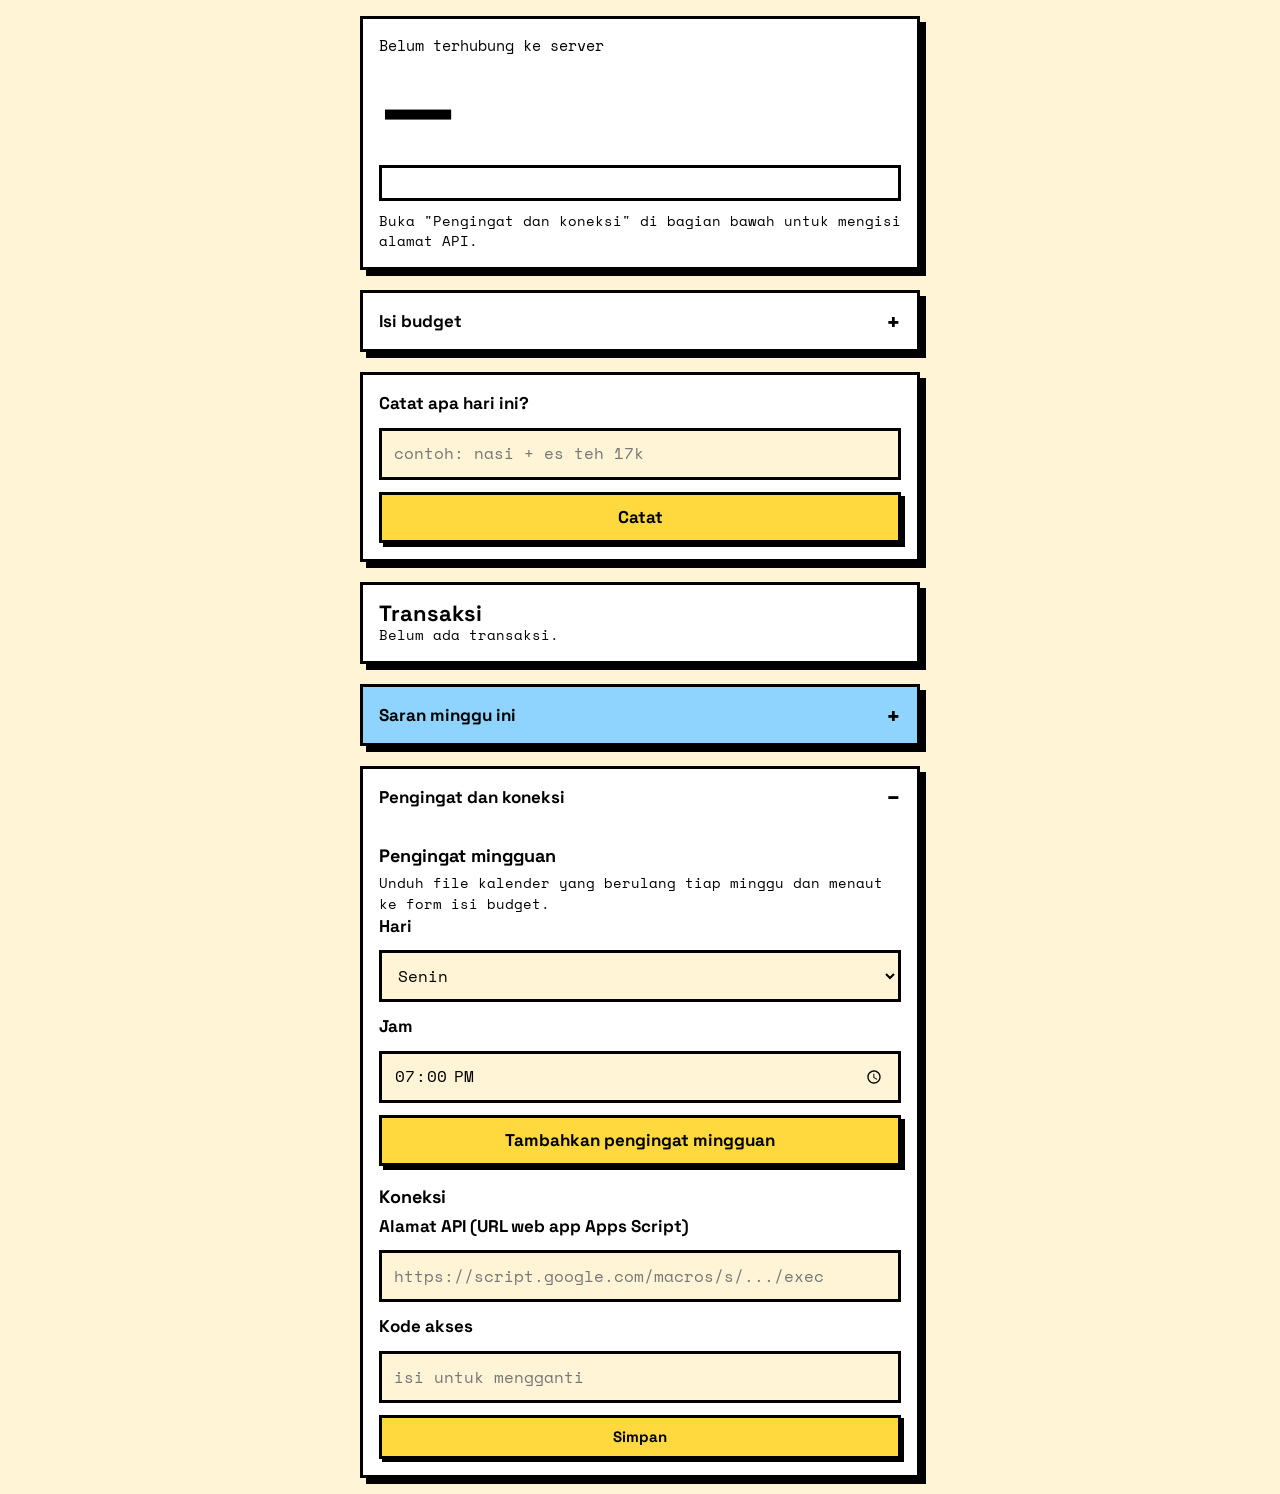
<file: frontend/index.html>
<!DOCTYPE html>
<html lang="id">
<head>
<meta charset="utf-8">
<meta name="viewport" content="width=device-width, initial-scale=1">
<title>Catatan Uang</title>
<link rel="icon" href="data:,">
<link rel="preconnect" href="https://fonts.googleapis.com">
<link rel="preconnect" href="https://fonts.gstatic.com" crossorigin>
<link href="https://fonts.googleapis.com/css2?family=Space+Grotesk:wght@500;700&family=Space+Mono:wght@400;700&display=swap" rel="stylesheet">
<link rel="stylesheet" href="style.css">
</head>
<body>
<main>

  <!-- Peringatan: hanya tampil kalau budget belum diisi / lewat jadwal (renderPeringatan) -->
  <section id="peringatan" class="kotak peringatan" role="alert" hidden>
    <span id="peringatan-teks"></span>
    <button class="tombol kecil" type="button" id="tombol-isi-budget">Isi budget</button>
  </section>

  <!-- Sisa budget: selalu terlihat. Isinya diisi oleh app.js (renderBudget). -->
  <section id="kartu-budget" class="kotak budget" aria-label="Sisa budget">
    <div class="label" id="b-label">Memuat...</div>
    <div class="angka" id="b-angka">Rp0</div>
    <div class="bar" id="b-bar" role="img" aria-label="Terpakai"><i id="b-isi"></i></div>
    <p class="kecil" id="b-terpakai"></p>
    <p class="redup" id="b-jatah"></p>
    <p class="redup" id="b-asal"></p>
  </section>

  <!-- Isi budget -->
  <details id="isi-budget" class="kotak lipat">
      <summary>Isi budget</summary>
      <form id="form-budget" autocomplete="off">
        <label for="bg-nominal">Nominal (contoh: 200rb)</label>
        <input type="text" id="bg-nominal" maxlength="20" required>
        <label for="bg-tanggal">Tanggal uang diterima</label>
        <input type="date" id="bg-tanggal" required>
        <label for="bg-sumber">Dari mana (boleh kosong)</label>
        <input type="text" id="bg-sumber" maxlength="60" placeholder="ortu, beasiswa, ...">
        <fieldset class="pilihan">
          <legend>Ini untuk</legend>
          <label><input type="radio" name="bg-mode" value="baru" checked> Minggu baru</label>
          <label><input type="radio" name="bg-mode" value="tambah"> Tambahan minggu ini</label>
        </fieldset>
        <button class="tombol" type="submit" id="tombol-budget">Simpan budget</button>
      </form>
  </details>

  <!-- Chat -->
  <section class="kotak">
    <form id="form-chat" autocomplete="off">
      <label for="chat">Catat apa hari ini?</label>
      <input type="text" id="chat" placeholder="contoh: nasi + es teh 17k" maxlength="200">
      <button class="tombol" type="submit" id="tombol-catat">Catat</button>
      <p id="pesan" class="konfirmasi" role="status" aria-live="polite" hidden></p>
    </form>
    <div id="konfirmasi-budget" class="konfirmasi-budget"></div>
  </section>

  <!-- Daftar transaksi -->
  <section class="kotak">
    <h2>Transaksi</h2>
    <p id="kosong" class="meta" hidden>Belum ada transaksi.</p>
    <div id="daftar"></div>
  </section>

  <!-- Saran minggu ini (lipat) -->
  <details id="saran-lipat" class="kotak lipat saran">
    <summary>Saran minggu ini</summary>
    <p id="saran-kosong" class="meta">Belum ada saran. Tekan tombol di bawah untuk memintanya.</p>
    <div id="saran-isi" hidden>
      <span id="saran-tingkat" class="chip"></span>
      <p id="saran-ringkasan" class="saran-ringkasan"></p>
      <ul id="saran-daftar"></ul>
      <p id="saran-sumber" class="meta"></p>
    </div>
    <button class="tombol kecil" type="button" id="tombol-saran">Minta saran baru</button>
    <p id="saran-batas" class="catatan"></p>
    <p class="catatan">Saran umum dari program, bukan nasihat keuangan profesional.</p>
  </details>

  <!-- Pengingat dan koneksi (lipat). Pengaturan koneksi disimpan di browser ini saja, tidak ada di repo -->
  <details id="pengaturan" class="kotak lipat">
    <summary>Pengingat dan koneksi</summary>

    <h3>Pengingat mingguan</h3>
    <p class="meta">Unduh file kalender yang berulang tiap minggu dan menaut ke form isi budget.</p>
    <form id="form-pengingat">
      <label for="pg-hari">Hari</label>
      <select id="pg-hari">
        <option value="1">Senin</option><option value="2">Selasa</option><option value="3">Rabu</option>
        <option value="4">Kamis</option><option value="5">Jumat</option><option value="6">Sabtu</option>
        <option value="0">Minggu</option>
      </select>
      <label for="pg-jam">Jam</label>
      <input type="time" id="pg-jam" value="19:00" required>
      <button class="tombol" type="submit">Tambahkan pengingat mingguan</button>
    </form>

    <h3>Koneksi</h3>
    <form id="form-pengaturan" autocomplete="off">
      <label for="p-url">Alamat API (URL web app Apps Script)</label>
      <input type="text" id="p-url" placeholder="https://script.google.com/macros/s/.../exec">
      <label for="p-kode">Kode akses</label>
      <input type="password" id="p-kode" placeholder="isi untuk mengganti">
      <button class="tombol kecil" type="submit">Simpan</button>
    </form>
  </details>

</main>
<script src="ics.js" defer></script>
<script src="app.js" defer></script>
</body>
</html>
</file>
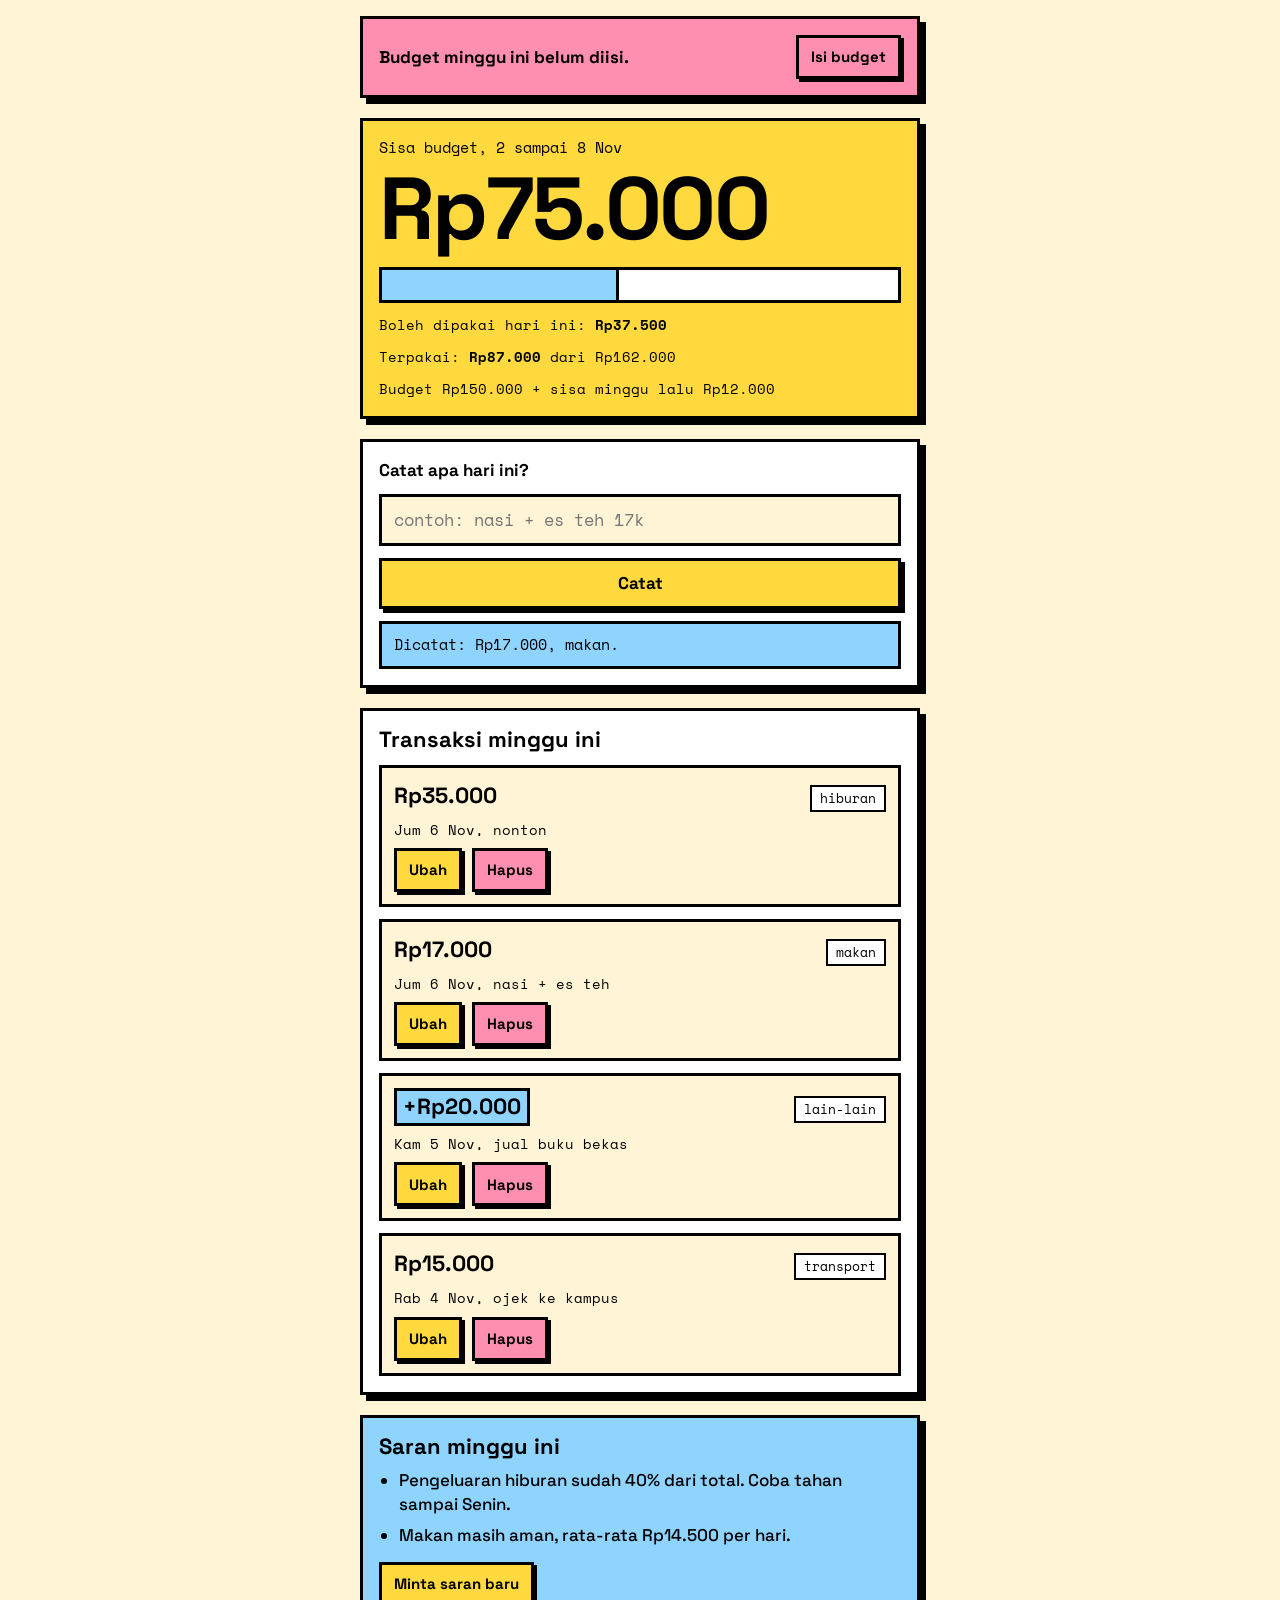
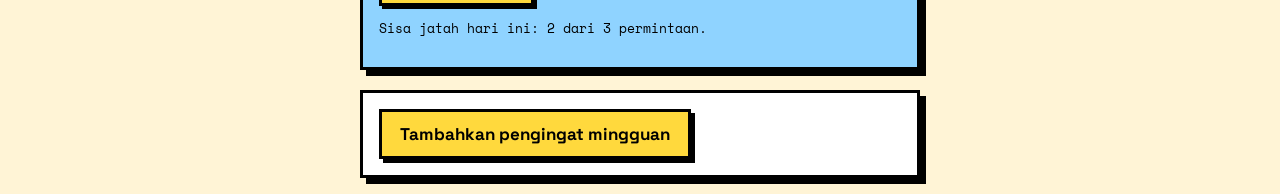
<file: docs/mockup.html>
<!DOCTYPE html>
<html lang="id">
<head>
<meta charset="utf-8">
<meta name="viewport" content="width=device-width, initial-scale=1">
<title>Catatan Uang - mockup</title>
<link rel="preconnect" href="https://fonts.googleapis.com">
<link rel="preconnect" href="https://fonts.gstatic.com" crossorigin>
<link href="https://fonts.googleapis.com/css2?family=Space+Grotesk:wght@500;700&family=Space+Mono:wght@400;700&display=swap" rel="stylesheet">
<style>
/* ===== Variabel: ubah warna & ukuran di sini saja ===== */
:root {
  --krem: #FFF4D6;
  --kuning: #FFD93D;
  --pink: #FF8FB1;
  --biru: #8FD3FF;
  --hitam: #000;
  --putih: #fff;
  --garis: 3px;
  --bayangan: 6px 6px 0 var(--hitam);
  --font-judul: "Space Grotesk", system-ui, sans-serif;
  --font-mono: "Space Mono", ui-monospace, monospace;
}
* { box-sizing: border-box; }
body {
  margin: 0; padding: 16px;
  background: var(--krem); color: var(--hitam);
  font-family: var(--font-judul); font-weight: 500; font-size: 17px; line-height: 1.45;
}
main { max-width: 560px; margin: 0 auto; display: grid; gap: 20px; }
h1, h2 { margin: 0; font-weight: 700; line-height: 1.1; }
h2 { font-size: 22px; }
.kotak { background: var(--putih); border: var(--garis) solid var(--hitam); box-shadow: var(--bayangan); padding: 16px; }
:focus-visible { outline: 4px solid var(--hitam); outline-offset: 3px; }

/* Peringatan */
.peringatan { background: var(--pink); display: flex; gap: 12px; align-items: center; justify-content: space-between; flex-wrap: wrap; font-weight: 700; }

/* Bar budget: elemen yang paling diingat */
.budget { background: var(--kuning); }
.budget .label { font-family: var(--font-mono); font-size: 15px; }
.budget .angka { font-size: clamp(48px, 17vw, 88px); font-weight: 700; letter-spacing: -0.03em; line-height: 1; margin: 6px 0 14px; }
.bar { height: 36px; background: var(--putih); border: var(--garis) solid var(--hitam); }
.bar > i { display: block; height: 100%; width: 46%; background: var(--biru); border-right: var(--garis) solid var(--hitam); }
.rincian { display: flex; justify-content: space-between; gap: 12px; flex-wrap: wrap; margin-top: 12px; font-family: var(--font-mono); font-size: 14px; }
.rincian b { font-weight: 700; }

/* Chat */
form { display: grid; gap: 12px; }
label { font-weight: 700; }
input[type=text] { width: 100%; min-height: 52px; padding: 10px 12px; font: inherit; font-family: var(--font-mono); border: var(--garis) solid var(--hitam); border-radius: 0; background: var(--krem); }
.tombol { min-height: 48px; padding: 10px 18px; font: inherit; font-weight: 700; color: var(--hitam); background: var(--kuning); border: var(--garis) solid var(--hitam); border-radius: 0; box-shadow: 4px 4px 0 var(--hitam); cursor: pointer; }
.tombol:active { transform: translate(4px, 4px); box-shadow: 0 0 0 var(--hitam); }
.tombol.kecil { min-height: 44px; padding: 6px 12px; box-shadow: 3px 3px 0 var(--hitam); font-size: 15px; }
.tombol.pink { background: var(--pink); }
.konfirmasi { margin: 0; padding: 10px 12px; background: var(--biru); border: var(--garis) solid var(--hitam); font-family: var(--font-mono); font-size: 15px; }

/* Daftar transaksi */
.daftar { list-style: none; margin: 14px 0 0; padding: 0; display: grid; gap: 12px; }
.daftar li { border: var(--garis) solid var(--hitam); padding: 12px; display: grid; gap: 8px; background: var(--krem); }
.baris { display: flex; justify-content: space-between; align-items: baseline; gap: 12px; }
.nominal { font-size: 22px; font-weight: 700; }
.nominal.masuk { background: var(--biru); padding: 0 6px; border: var(--garis) solid var(--hitam); }
.meta { font-family: var(--font-mono); font-size: 14px; }
.chip { display: inline-block; padding: 2px 8px; border: 2px solid var(--hitam); background: var(--putih); font-family: var(--font-mono); font-size: 13px; }
.aksi { display: flex; gap: 10px; }

/* Saran */
.saran { background: var(--biru); }
.saran ul { margin: 10px 0 14px; padding-left: 20px; }
.saran li { margin-bottom: 6px; }
.catatan { font-family: var(--font-mono); font-size: 13px; }

@media (prefers-reduced-motion: reduce) { .tombol:active { transform: none; } }
</style>
</head>
<body>
<main>

  <!-- Hanya tampil kalau budget periode ini belum diisi (status "menunggu") -->
  <section class="kotak peringatan" role="alert">
    <span>Budget minggu ini belum diisi.</span>
    <button class="tombol kecil pink" type="button">Isi budget</button>
  </section>

  <!-- Sisa budget: selalu terlihat -->
  <section class="kotak budget" aria-label="Sisa budget">
    <div class="label">Sisa budget, 2 sampai 8 Nov</div>
    <div class="angka">Rp75.000</div>
    <div class="bar" role="img" aria-label="46 persen budget masih tersisa"><i></i></div>
    <div class="rincian">
      <span>Boleh dipakai hari ini: <b>Rp37.500</b></span>
      <span>Terpakai: <b>Rp87.000</b> dari Rp162.000</span>
    </div>
    <div class="rincian"><span>Budget Rp150.000 + sisa minggu lalu Rp12.000</span></div>
  </section>

  <!-- Chat -->
  <section class="kotak">
    <form onsubmit="return false">
      <label for="chat">Catat apa hari ini?</label>
      <input type="text" id="chat" placeholder="contoh: nasi + es teh 17k" maxlength="200" autocomplete="off">
      <button class="tombol" type="submit">Catat</button>
      <p class="konfirmasi">Dicatat: Rp17.000, makan.</p>
    </form>
  </section>

  <!-- Daftar transaksi -->
  <section class="kotak">
    <h2>Transaksi minggu ini</h2>
    <ul class="daftar">
      <li>
        <div class="baris"><span class="nominal">Rp35.000</span><span class="chip">hiburan</span></div>
        <div class="meta">Jum 6 Nov, nonton</div>
        <div class="aksi"><button class="tombol kecil" type="button">Ubah</button><button class="tombol kecil pink" type="button">Hapus</button></div>
      </li>
      <li>
        <div class="baris"><span class="nominal">Rp17.000</span><span class="chip">makan</span></div>
        <div class="meta">Jum 6 Nov, nasi + es teh</div>
        <div class="aksi"><button class="tombol kecil" type="button">Ubah</button><button class="tombol kecil pink" type="button">Hapus</button></div>
      </li>
      <li>
        <div class="baris"><span class="nominal masuk">+Rp20.000</span><span class="chip">lain-lain</span></div>
        <div class="meta">Kam 5 Nov, jual buku bekas</div>
        <div class="aksi"><button class="tombol kecil" type="button">Ubah</button><button class="tombol kecil pink" type="button">Hapus</button></div>
      </li>
      <li>
        <div class="baris"><span class="nominal">Rp15.000</span><span class="chip">transport</span></div>
        <div class="meta">Rab 4 Nov, ojek ke kampus</div>
        <div class="aksi"><button class="tombol kecil" type="button">Ubah</button><button class="tombol kecil pink" type="button">Hapus</button></div>
      </li>
    </ul>
  </section>

  <!-- Saran AI -->
  <section class="kotak saran">
    <h2>Saran minggu ini</h2>
    <ul>
      <li>Pengeluaran hiburan sudah 40% dari total. Coba tahan sampai Senin.</li>
      <li>Makan masih aman, rata-rata Rp14.500 per hari.</li>
    </ul>
    <button class="tombol kecil" type="button">Minta saran baru</button>
    <p class="catatan">Sisa jatah hari ini: 2 dari 3 permintaan.</p>
  </section>

  <section class="kotak">
    <button class="tombol" type="button">Tambahkan pengingat mingguan</button>
  </section>

</main>
</body>
</html>
</file>
<file: frontend/style.css>
/* ===== Variabel: ubah warna & ukuran di sini saja ===== */
:root {
  --krem: #FFF4D6;
  --kuning: #FFD93D;
  --pink: #FF8FB1;
  --biru: #8FD3FF;
  --hijau: #7ED957;
  --hitam: #000;
  --putih: #fff;
  --garis: 3px;
  --bayangan: 6px 6px 0 var(--hitam);
  --font-judul: "Space Grotesk", system-ui, sans-serif;
  --font-mono: "Space Mono", ui-monospace, monospace;
}

* { box-sizing: border-box; }
[hidden] { display: none !important; }

body {
  margin: 0; padding: 16px;
  background: var(--krem); color: var(--hitam);
  font-family: var(--font-judul); font-weight: 500; font-size: 17px; line-height: 1.45;
}
main { max-width: 560px; margin: 0 auto; display: grid; gap: 20px; }
h2 { margin: 0; font-size: 22px; font-weight: 700; line-height: 1.1; }
:focus-visible { outline: 4px solid var(--hitam); outline-offset: 3px; }

.kotak { background: var(--putih); border: var(--garis) solid var(--hitam); box-shadow: var(--bayangan); padding: 16px; }

/* ----- Kartu budget ----- */
.budget { background: var(--putih); }
.budget.minus { background: var(--pink); }
.budget .label { font-family: var(--font-mono); font-size: 15px; }
.budget .angka { font-size: clamp(48px, 17vw, 88px); font-weight: 700; letter-spacing: -0.03em; line-height: 1; margin: 6px 0 14px; overflow-wrap: anywhere; }
.bar { height: 36px; background: var(--putih); border: var(--garis) solid var(--hitam); }
.bar > i { display: block; height: 100%; width: 0; background: var(--hijau); border-right: var(--garis) solid var(--hitam); }
.budget.minus .bar > i { background: var(--hitam); }
.bar.kosong > i { border-right: 0; }
.budget .kecil { margin: 10px 0 0; font-weight: 700; }
.budget .redup { margin: 6px 0 0; font-family: var(--font-mono); font-size: 14px; }
.budget .redup:empty { display: none; }

/* ----- Form ----- */
form { display: grid; gap: 12px; }
label { font-weight: 700; }
input[type=text], input[type=password], input[type=date], input[type=time], select {
  width: 100%; min-height: 52px; padding: 10px 12px;
  font: inherit; font-family: var(--font-mono); font-size: 16px; /* 16px: iOS tidak memperbesar layar */
  color: var(--hitam); background: var(--krem);
  border: var(--garis) solid var(--hitam); border-radius: 0;
}
.tombol {
  min-height: 48px; padding: 10px 18px; font: inherit; font-weight: 700; color: var(--hitam);
  background: var(--kuning); border: var(--garis) solid var(--hitam); border-radius: 0;
  box-shadow: 4px 4px 0 var(--hitam); cursor: pointer;
}
.tombol:active { transform: translate(4px, 4px); box-shadow: 0 0 0 var(--hitam); }
.tombol:disabled { background: var(--krem); cursor: wait; }
.tombol.kecil { min-height: 44px; padding: 6px 12px; box-shadow: 3px 3px 0 var(--hitam); font-size: 15px; }
.tombol.pink { background: var(--pink); }

.konfirmasi { margin: 0; padding: 10px 12px; border: var(--garis) solid var(--hitam); font-family: var(--font-mono); font-size: 15px; white-space: pre-line; background: var(--biru); }
.konfirmasi.tanya { background: var(--kuning); }
.konfirmasi.galat { background: var(--pink); }

/* ----- Peringatan, pilihan, konfirmasi budget ----- */
.peringatan { background: var(--pink); display: flex; gap: 12px; align-items: center; justify-content: space-between; flex-wrap: wrap; font-weight: 700; }
.peringatan .tombol { background: var(--putih); }
fieldset.pilihan { margin: 0; padding: 8px 12px; border: var(--garis) solid var(--hitam); }
.pilihan legend { font-weight: 700; padding: 0 6px; }
.pilihan label { display: flex; align-items: center; gap: 10px; min-height: 44px; font-weight: 500; }
input[type=radio] { width: 24px; height: 24px; margin: 0; accent-color: var(--hitam); }
.konfirmasi-budget { display: grid; gap: 12px; }
.konfirmasi-budget:not(:empty) { margin-top: 12px; }
.konfirmasi p { margin: 0 0 10px; }

/* ----- Daftar transaksi ----- */
.baris { display: flex; justify-content: space-between; align-items: baseline; gap: 12px; }
.nominal { font-size: 22px; font-weight: 700; }
.nominal.masuk { background: var(--biru); padding: 0 6px; border: var(--garis) solid var(--hitam); }
.meta { font-family: var(--font-mono); font-size: 14px; margin: 0; overflow-wrap: anywhere; }
.chip { display: inline-block; padding: 2px 8px; border: 2px solid var(--hitam); background: var(--putih); font-family: var(--font-mono); font-size: 13px; }
.aksi { display: flex; gap: 10px; }
.form-ubah { gap: 8px; }

/* ----- Kartu saran ----- */
.saran { background: var(--biru); }
.saran-ringkasan { font-weight: 700; margin: 10px 0 0; }
.saran ul { margin: 10px 0 14px; padding-left: 20px; }
.saran li { margin-bottom: 6px; }
.catatan { font-family: var(--font-mono); font-size: 13px; margin: 10px 0 0; }
.chip.tingkat-aman { background: var(--putih); }
.chip.tingkat-waspada { background: var(--kuning); }
.chip.tingkat-bahaya { background: var(--pink); }

/* ----- Transaksi per hari ----- */
.hari { margin: 18px 0 4px; font-family: var(--font-mono); font-size: 15px; }
.hari:first-child { margin-top: 12px; }
.baris-trx { list-style: none; margin: 0; padding: 0; }
.trx { border-bottom: 1px solid #b8b8b8; }
.trx:last-child { border-bottom: 0; }
.trx-baris { display: flex; justify-content: space-between; align-items: center; gap: 12px; width: 100%; min-height: 52px; padding: 6px 0; background: none; border: 0; color: var(--hitam); font: inherit; text-align: left; cursor: pointer; }
.trx-teks { display: flex; flex-direction: column; align-items: flex-start; gap: 2px; min-width: 0; }
.trx-nama { overflow-wrap: anywhere; }
.trx .nominal { font-size: 18px; white-space: nowrap; }
.trx .aksi { padding: 4px 0 10px; }
.trx .form-ubah { padding: 8px 0; }

/* ----- Bagian yang bisa dilipat ----- */
details.lipat { padding: 0 16px; }
details.lipat > summary { display: flex; align-items: center; justify-content: space-between; min-height: 56px; margin: 0; cursor: pointer; list-style: none; }
details.lipat > summary::-webkit-details-marker { display: none; }
details.lipat > summary::after { content: "+"; font-family: var(--font-mono); font-size: 24px; }
details.lipat[open] > summary::after { content: "\2212"; }
details.lipat[open] { padding-bottom: 16px; }
details.lipat h3 { margin: 18px 0 4px; font-size: 18px; }

/* ----- Pengaturan ----- */
summary { font-weight: 700; cursor: pointer; min-height: 44px; display: flex; align-items: center; }
details[open] summary { margin-bottom: 12px; }

@media (prefers-reduced-motion: reduce) { .tombol:active { transform: none; } }
</file>
